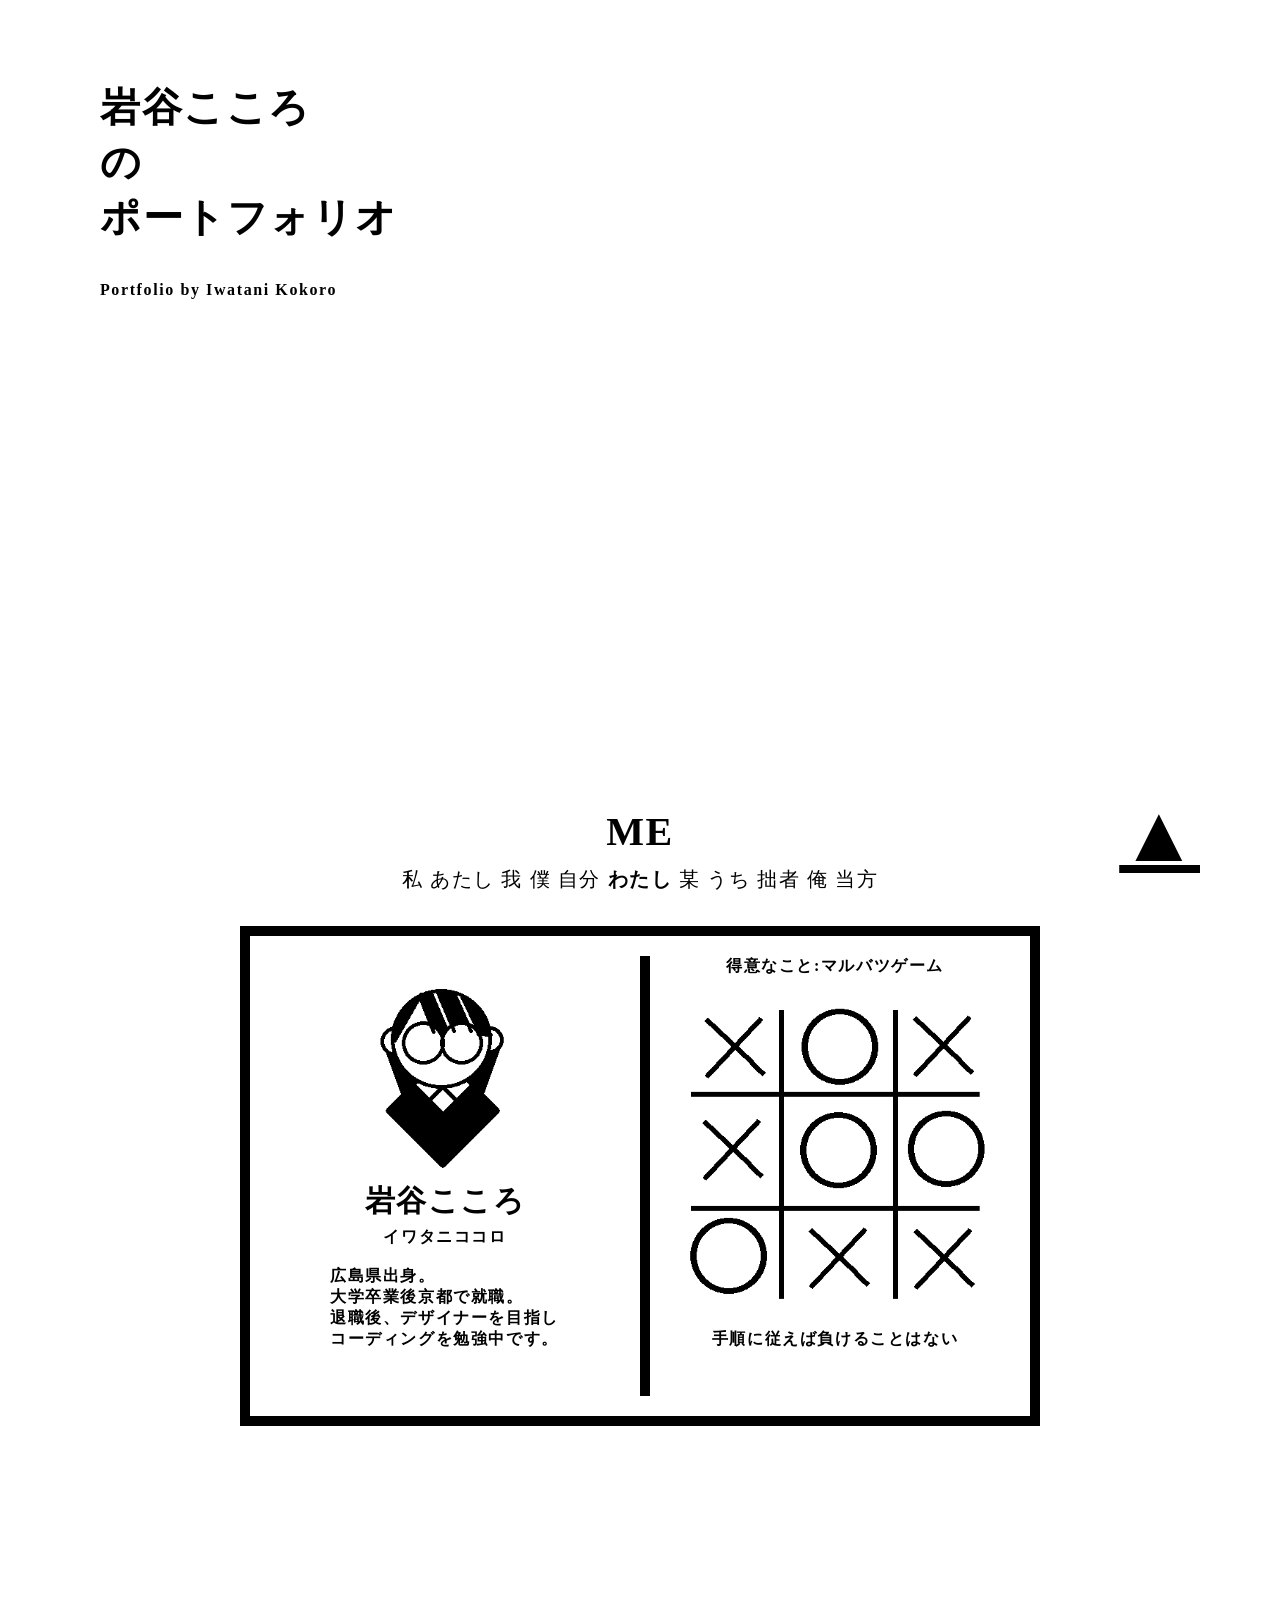
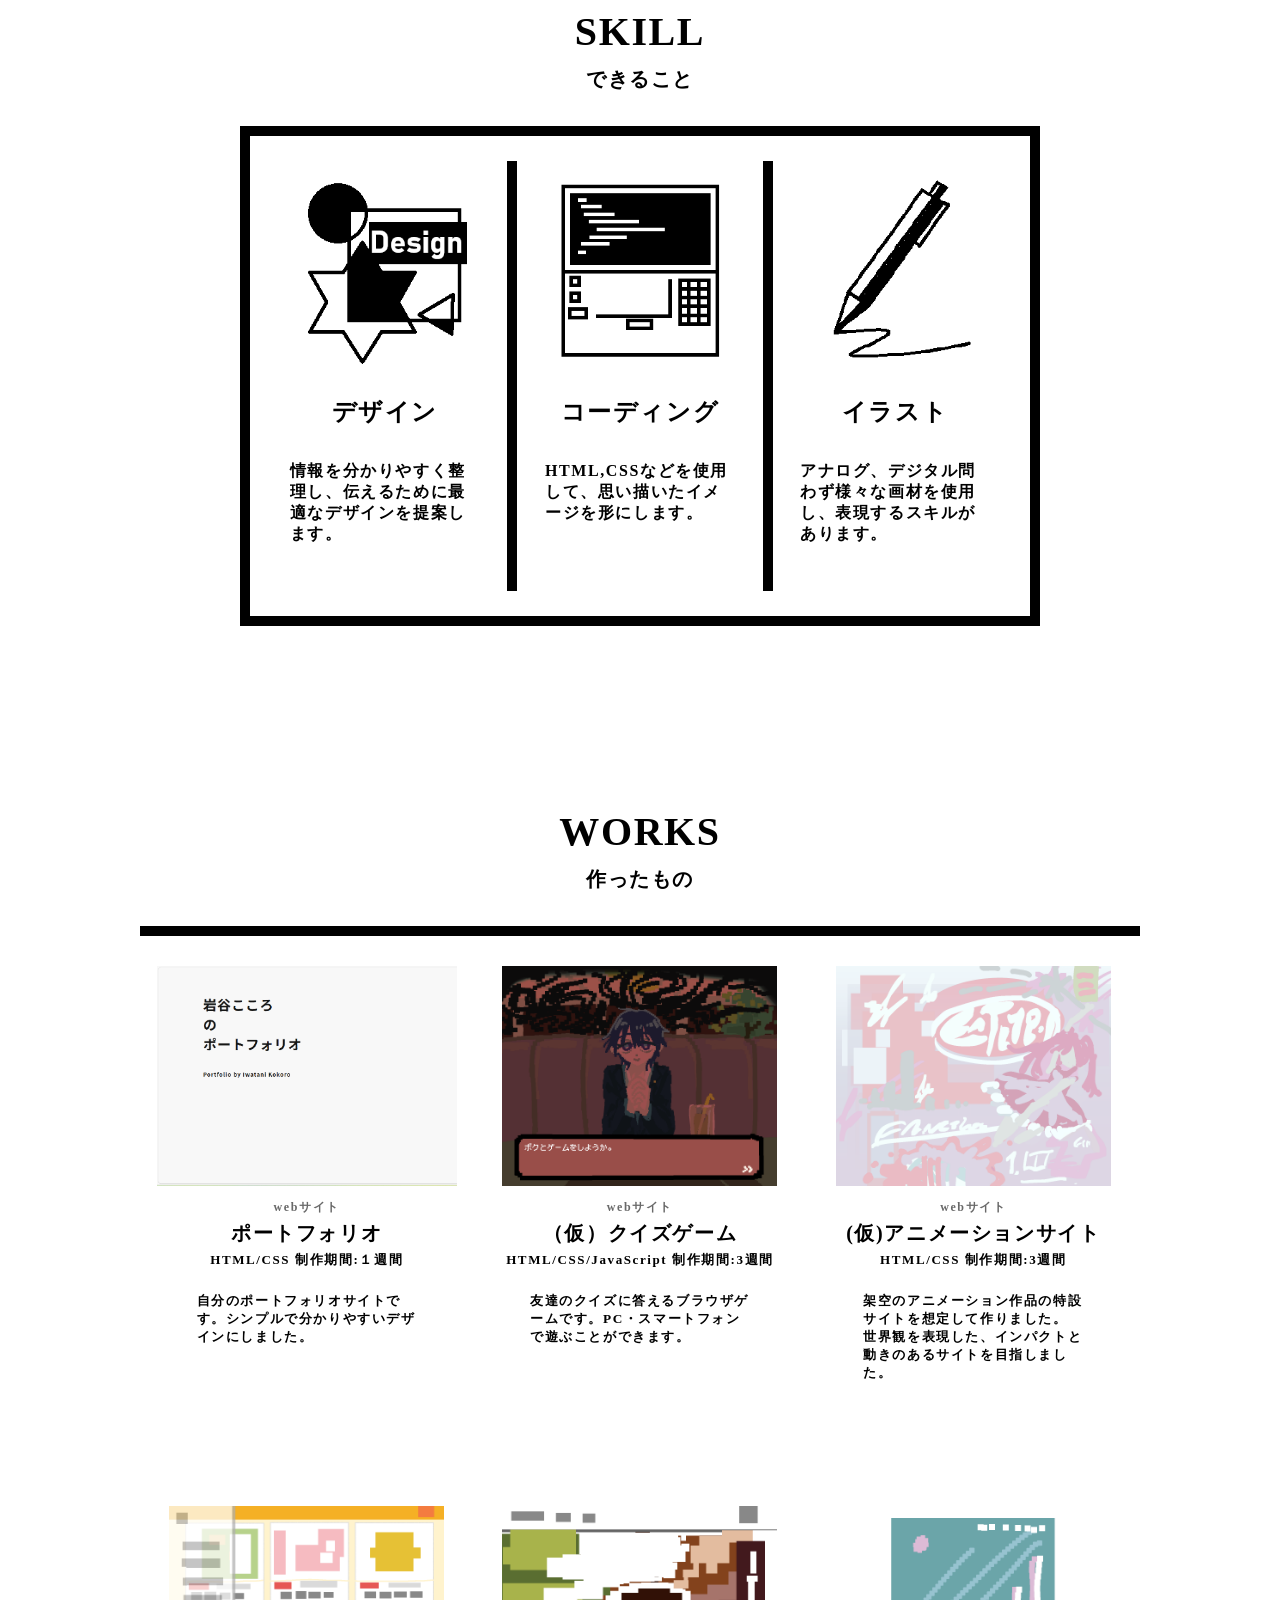
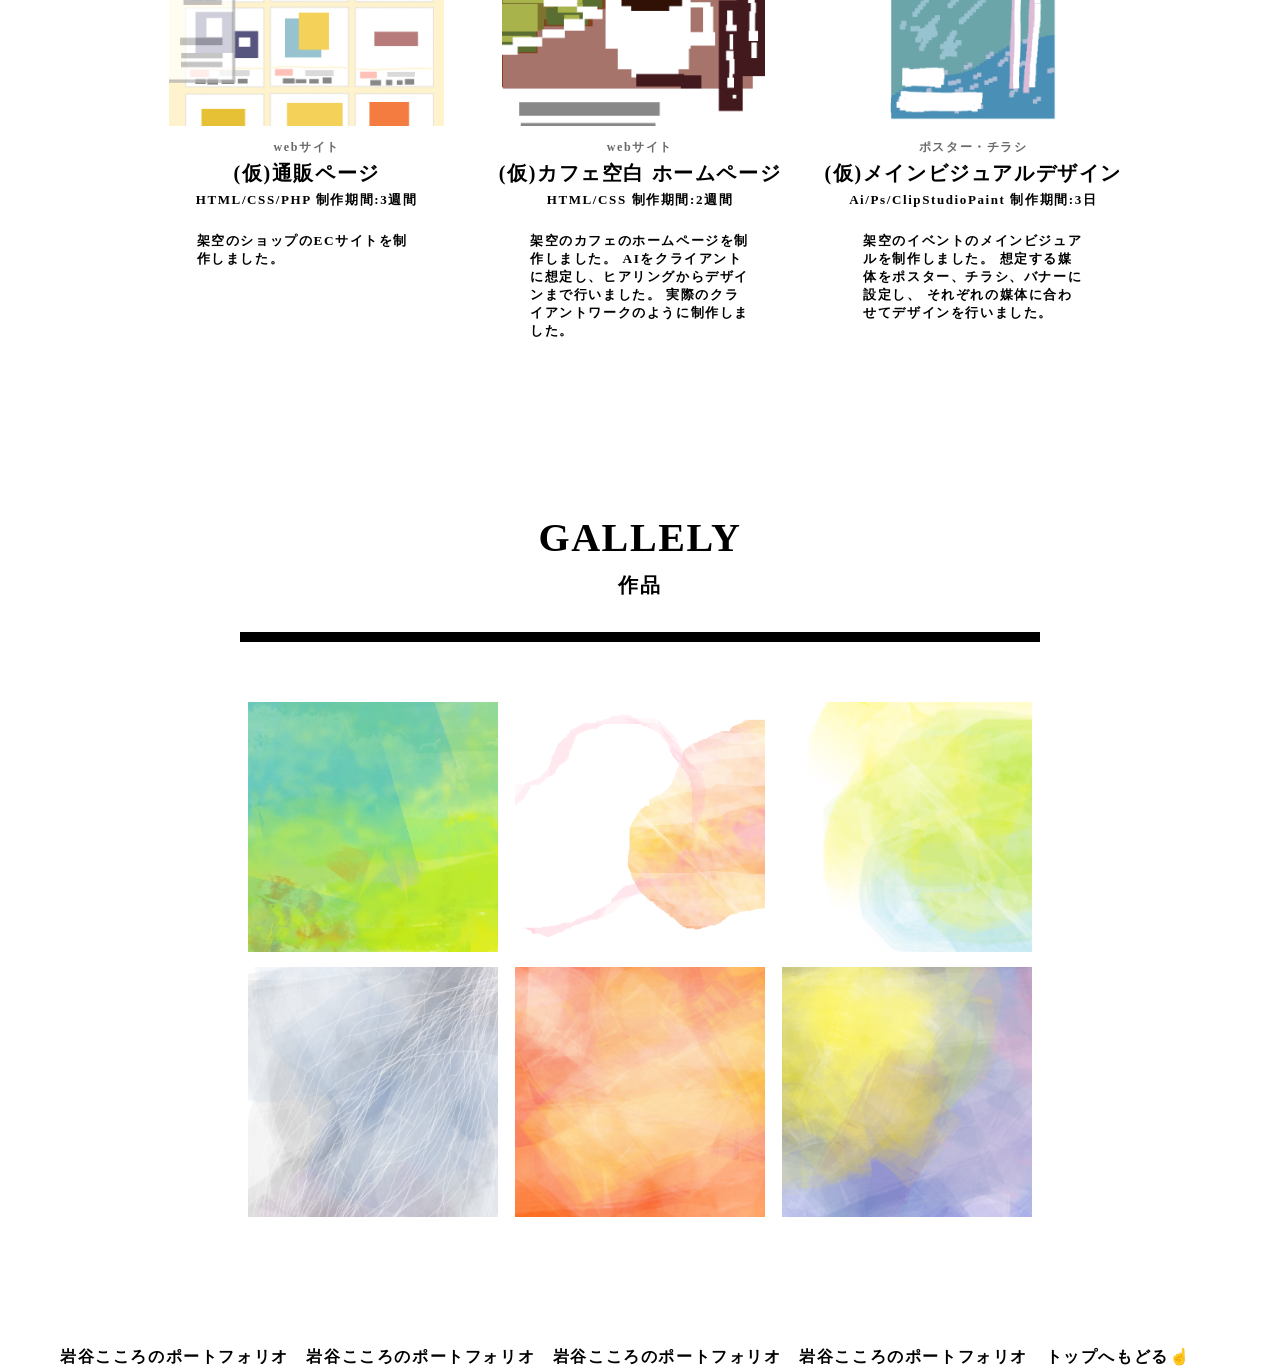
<file: 02_homepage/index.html>
<html>
	<head>
		<meta charset="UTF-8">
		<meta name="viewport" content="width=device-width, initial-scale=1.0">
		<meta name="robots" content="noindex">
        <meta name="viewport" contact="width=device-width, initial-scale=1.0">
		<link rel="stylesheet" href="style.css"> 
        <link rel="stylesheet" href="hover.css"> 

	</head>

	
    <body>
        <div class="page box">

            <div class="box1" style="position:relative;">
                <div style="position:absolute; width:1200px; top:80px; left:40px;">
                    
                    <div class="title">
                        岩谷こころ<br>
                        の<br>
                        ポートフォリオ
                    </div><br><br>
                    Portfolio by Iwatani Kokoro

                </div>
            </div>

            <div class="box2" style="height: 800px;">
				<p class="title">
                    ME
                </p>
				<p class="title2">
                    <span style="font-weight: 300;">
                        私 あたし 我 僕 自分 
                    </span>
                    <strong>
                        わたし
                    </strong>
                    <span style="font-weight: 300;">
                        某 うち 拙者 俺 当方
                    </span>
                </p>
                <div class="blank"></div>

                <div class="center">
					<div class="box3 border-left" style="position:relative;">
                        <img src="image/me.png" height="50%">
						<p class="title3">
                            岩谷こころ
                        </p>
                        <P>
                            イワタニココロ
                        </P>
                            
                        <div style="position:absolute; top:330px; left:0px; text-align: left; padding-left: 80px; padding-right: 80px;">
                            広島県出身。<br>
                            大学卒業後京都で就職。<br>
                            退職後、デザイナーを目指し<br>
                            コーディングを勉強中です。<br>
                        </div>
					</div>

					<div class="box3 border-right" style="position:relative;">
                        <div style="position:absolute; width:400px; height:440px; top:20px; left:0px; border-left: 10px solid #000;">
                        </div>
						<div>
                            得意なこと:マルバツゲーム
                            <img src="image/game.png" height="80%">
                            <br>
                            手順に従えば負けることはない
                        </div>
					</div>

					<div style="clear:both;"></div>

			    </div> 
		    </div>


            <div class="box2" style="height: 800px;">
				<p class="title">
                    SKILL
                </p>
				<p class="title2">
                    できること
                </p>
                <div class="blank"></div>

                <div class="box4">

                    <div style="width:1px; height:430px;">
                    </div>

			        <div class="box5" style="position:relative;">
                        <img src="image/icon_design.png" height="50%">
                        <h2>デザイン</h2> 
                            <div style="position:absolute;" class="box6">
                                情報を分かりやすく整理し、伝えるために最適なデザインを提案します。
                            </div>
                    </div>

			        <div style="width:10px; height:430px; background-color:#000000;">
                    </div>

			        <div class="box5" style="position:relative;">
                        <img src="image/icon_cording.png" height="50%">
                        <h2>コーディング</h2> 
                            <div style="position:absolute;" class="box6">
                                HTML,CSSなどを使用して、思い描いたイメージを形にします。
                            </div>
                    </div>

                    <div style="width:10px; height:430px; background-color:#000000;">
                    </div>

			        <div class="box5" style="position:relative;">
                        <img src="image/icon_drawing.png" height="50%">
                        <h2>イラスト</h2> 
                            <div style="position:absolute;" class="box6">
                                アナログ、デジタル問わず様々な画材を使用し、表現するスキルがあります。
                            </div>
                    </div>
                    
                    <div style="width:1px; height:430px;">
                    </div>

		        </div>
            </div>   


            <div class="box2">
				<p class="title">
                    WORKS
                </p>
				<p class="title2">
                    作ったもの
                </p>
                <div class="blank"></div>

                <div style=" width: 1000px; height:10px; background-color: #000000;">
                </div>
                <div class="blank"></div>

                <div class="box7">
                    <div class="box8">
                        <img class="hvr-grow" src="image/work01.png" height="100%">
                    </div>

                    <div class="box8">
                        <img class="hvr-grow" src="image/work02.png" height="100%">
                    </div>

                    <div class="box8">
                        <img class="hvr-grow" src="image/work03.png" height="100%">
                    </div>
                </div>

                <div class="blank2"></div>

                <div class="box7">
                    <div class="box8">
                        <p class="title5">webサイト</p>
                        <p class="title2">
                            ポートフォリオ
                        </p>
                        <p class="title4">
                            HTML/CSS 制作期間:１週間
                        </p>
                        <h5 style="padding-left: 40px; padding-right: 40px; text-align: left;">
                            自分のポートフォリオサイトです。シンプルで分かりやすいデザインにしました。
                        </h5>
                    </div>

                    <div class="box8">
                        <p class="title5">webサイト</p>
                        <p class="title2">
                            （仮）クイズゲーム
                        </p>
                        <p class="title4">
                            HTML/CSS/JavaScript 制作期間:3週間
                        </p>
                        <h5 style="padding-left: 40px; padding-right: 40px; text-align: left;">
                            友達のクイズに答えるブラウザゲームです。PC・スマートフォンで遊ぶことができます。
                        </h5>
                    </div>

                    <div class="box8">
                        <p class="title5">webサイト</p>
                        <p class="title2">
                            (仮)アニメーションサイト
                        </p>
                        <p class="title4">
                            HTML/CSS 制作期間:3週間
                        </p>
                        <h5 style="padding-left: 40px; padding-right: 40px; text-align: left;">
                            架空のアニメーション作品の特設サイトを想定して作りました。
                            世界観を表現した、インパクトと動きのあるサイトを目指しました。
                        </h5>
                    </div>
                </div>

                <div class="blank"></div>
                <div class="blank"></div>

                <div class="blank"></div>

                <div class="box7">
                    <div class="box8">
                        <img class="hvr-grow" src="image/work04.png" height="100%">
                    
                    </div>

                    <div class="box8">
                        <img class="hvr-grow" src="image/work05.png" height="100%">
                    </div>

                    <div class="box8">
                        <img class="hvr-grow" src="image/work06.png" height="100%">
                    </div>
                </div>

                <div class="blank2"></div>

                <div class="box7">
                    <div class="box8">
                        <p class="title5">webサイト</p>
                        <p class="title2">
                            (仮)通販ページ
                        </p>
                        <p class="title4">
                            HTML/CSS/PHP 制作期間:3週間
                        </p>
                        <h5 style="padding-left: 40px; padding-right: 40px; text-align: left;">
                            架空のショップのECサイトを制作しました。
                        </h5>
                    </div>

                    <div class="box8">
                        <p class="title5">webサイト</p>
                        <p class="title2">
                            (仮)カフェ空白 ホームページ
                        </p>
                        <p class="title4">
                            HTML/CSS 制作期間:2週間
                        </p>
                        <h5 style="padding-left: 40px; padding-right: 40px; text-align: left;">
                            架空のカフェのホームページを制作しました。
                            AIをクライアントに想定し、ヒアリングからデザインまで行いました。
                            実際のクライアントワークのように制作しました。
                        </h5>
                    </div>

                    <div class="box8">
                        <p class="title5">ポスター・チラシ</p>
                        <p class="title2">
                            (仮)メインビジュアルデザイン
                        </p>
                        <p class="title4">
                            Ai/Ps/ClipStudioPaint 制作期間:3日
                        </p>
                        <h5 style="padding-left: 40px; padding-right: 40px; text-align: left;">
                            架空のイベントのメインビジュアルを制作しました。
                            想定する媒体をポスター、チラシ、バナーに設定し、
                            それぞれの媒体に合わせてデザインを行いました。
                        </h5>
                    </div>
                </div>

            </div>

            <div class="blank"></div>
            <div class="blank"></div>
            <div class="blank"></div>
            <div class="blank"></div>
            <div class="blank"></div>

            <div class="box2">
				<p class="title">
                    GALLELY
                </p>
				<p class="title2">
                    作品
                </p>
                <div class="blank"></div>

                <div style=" width: 800px; height:10px; background-color: #000000;">
                </div>
                <div class="blank"></div>
                <div class="blank"></div>

                <div class="box9">
                    <div class="box10">
                        <img src="image/img01.png" height="100%">
                    </div>

                    <div class="box10">
                        <img src="image/img02.png" height="100%">
                    </div>

                    <div class="box10">
                        <img src="image/img03.png" height="100%">
                    </div>
                </div>
                <div class="blank3"></div>

                <div class="box9">
                    <div class="box10">
                        <img src="image/img04.png" height="150%">
                    </div>

                    <div class="box10">
                        <img src="image/img05.png" height="100%">
                    </div>

                    <div class="box10">
                        <img src="image/img06.png" height="100%">
                    </div>
                </div>
                <div class="blank"></div>
            </div>



            <div style="width: 100%; height: 100px; background-color: #ffffff;">
            </div>
            <div style="width: 100%; background-color: #ffffff;">
                岩谷こころのポートフォリオ　岩谷こころのポートフォリオ　岩谷こころのポートフォリオ　岩谷こころのポートフォリオ　トップへもどる☝
            </div>

        </div>





        <a href="#" id="return-to-top">▲</a>
    </body>



</html>
</file>
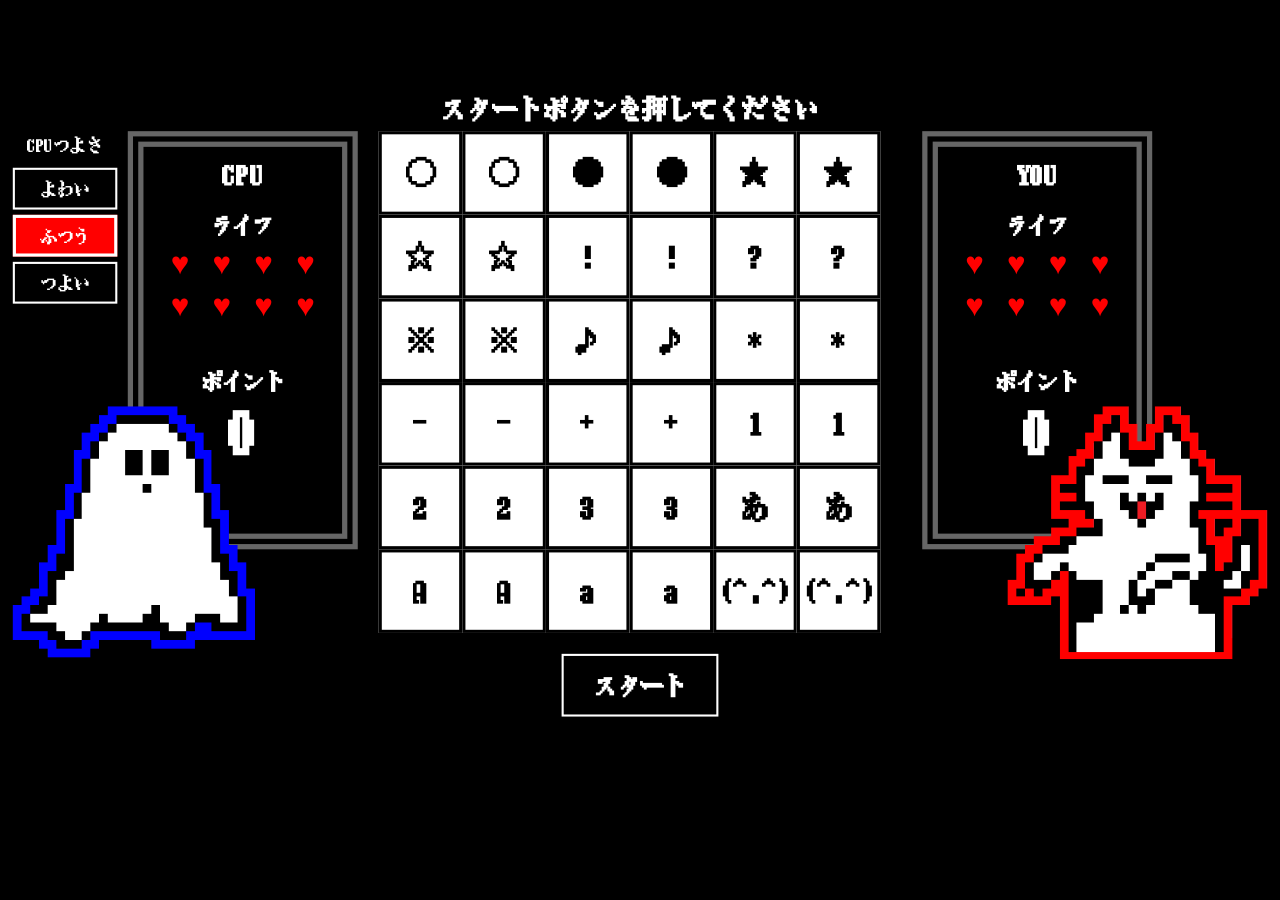
<file: 03_game/index.html>
<!DOCTYPE html>
<html lang="ja">
    <head>
        <meta charset="UTF-8">
        <meta name="viewport"
        content="width=device-width, initial-scale=1.0">
        <meta name="robots" content="noindex">
        
        <title>対戦♡神経衰弱</title>
        
        <style>
        * {
            box-sizing: border-box;
        }

        @font-face {
            font-family: 'dot';
            src: url('font/KH-Dot-Dougenzaka-12.ttf');
            font-weight: 400;
        }
        
        body {
            margin: 0;
            padding: 0;
            overflow: hidden;
            font-family: 'dot', sans-serif;
            background-color: #000000;
        }
        
        .screen {
            width: 100vw;
            height: 100vh;
            height: 100dvh;
            display: flex;
            justify-content: center;
            align-items: center;
            overflow: hidden;
        }
        
        .base {
            width: 1200px;
            min-height: 700px;
            position: relative;
            flex-shrink: 0;
            transform-origin: center center;
        }
        
        /* 全体の配置 */
        .gameArea {
        width: 1200px;
            display: flex;
            justify-content: center;
            align-items: flex-start;
            gap: 20px;
        }
        
        /* プレイヤー画面 */
        .player {
            width: 220px;
            height: 400px;
            margin-top: 45px;
            border: 10px double #666666;
            border-width: 15px;
            background-color: #000000;
            color: #ffffff;
            padding: 15px;
            text-align: center;
            transition: background-color 0.3s;
        }
        
        .player.active {
            border-color: #ffffff;
            background-color: #000000;
        }
        
        .playerName {
            font-size: 25px;
            font-weight: bold;
            margin-bottom: 25px;
        }
        
        .player.active .playerName {
            color: #ffffff;
        }
        
        /* ライフ */
        .lifeTitle {
            font-size: 20px;
            font-weight: bold;
            margin-bottom: 10px;
        }
        
        .lifeArea {
            min-height: 90px;
            display: flex;
            flex-wrap: wrap;
            justify-content: center;
            align-content: flex-start;
            gap: 5px;
            margin-bottom: 30px;
        }
        
        .heart {
            width: 35px;
            height: 35px;
            font-size: 30px;
            color: #ff0000;
        }
        
        .heart.lost {
            color: #cccccc;
        }
        
        /* ポイント */
        .pointTitle {
            font-size: 20px;
            font-weight: bold;
            margin-bottom: 10px;
        }
        
        .point {
            font-size: 55px;
            font-weight: bold;
            color: #ffffff;
        }
        
        /* 中央のゲーム画面 */
        .centerArea {
            width: 500px;
            text-align: center;
        }
        
        /* 現在のプレイヤー */
        .turnMessage {
            width: 480px;
            height: 45px;
            font-size: 24px;
            font-weight: bold;
            display: flex;
            justify-content: center;
            align-items: center;
            margin-bottom: 0px;
            color: #ffffff;
        }
        
        /* ゲームのマス */
        #gameBoard {
            width: 480px;
            height: 480px;
            display: grid;
            grid-template-columns: repeat(6, 80px);
            grid-template-rows: repeat(6, 80px);
        }
    
        .box3 {
            width: 80px;
            height: 80px;
            border: 3px solid #000000;
            display: flex;
            justify-content: center;
            align-items: center;
            font-size: 28px;
            font-weight: bold;
            cursor: pointer;
            background-color: #ffffff;
            transition: background-color 0.2s;
        }
        
        .box3.started {
            background-color: #666666;
            color: #666666;
        }
        
        .box3.selected {
            background-color: #ffffff;
            color: #000000;
        }
        
        .box3.corrected {
            background-color: #ffffff;
            color: #000000;
            cursor: default;
        }
        
        .box3.falsed {
            background-color: #ff7171;
            color: #000000;
        }
        
        /* 自分が取得したマス */
        .box3.matched.myMatched {
            background-color: #ff0000;
            color: #000000;
            cursor: default;
        }
        
        /* CPUが取得したマス */
        .box3.matched.cpuMatched {
            background-color: #0000ff;
            color: #000000;
            cursor: default;
        }
        
        /* スタートボタン */
        .startbutton {
            width: 150px;
            height: 60px;
            margin: 20px auto 0;
            border: 2px solid #ffffff;
            cursor: pointer;
            font-size: 22px;
            font-weight: bold;
            color: #ffffff;
            display: flex;
            justify-content: center;
            align-items: center;
        }
        
        .startbutton:hover {
            background-color: #ff0000;
        }
        
        /* ゲーム状況 */
        .gameMessage {
            width: 480px;
            min-height: 35px;
            margin-top: 10px;
            font-size: 18px;
            font-weight: bold;
        }
        
        /* ゲーム終了表示 */
        .resultOverlay {
            width: 480px;
            height: 480px;
            position: absolute;
            top: 55px;
            left: 360px;
            z-index: 20;
            background-color: rgba(0, 0, 0, 0.85);
            color: white;
            display: none;
            flex-direction: column;
            justify-content: center;
            align-items: center;
            text-align: center;
            font-size: 35px;
            font-weight: bold;
            border-radius: 10px;
        }
        
        .resultText {
            font-size: 25px;
            margin-top: 20px;
        }
        
        /* CPUの思考表示 */
        .cpuThinking {
            font-size: 18px;
            color: #ffffff;
            min-height: 30px;
        }

        /* キャラクター画像 */
        .chara1{
            width: 200px;
            height: 250px;
            position: absolute;
            top: 300px;
            left: 0px;
        }

        .chara2{
            width: 200px;
            height: 250px;
            position: absolute;
            top: 300px;
            left: 950px;
        }

        /* 難易度選択画面 */
        .level {
            width: 100px;
            height: 60px;
            color: #ffffff;
            position: absolute;
            top: 50px;
            left: 0px;
            text-align: center;
        }
        
        .easy, .normal, .hard {
            width: 100px;
            height: 40px;
            color: #ffffff;
            border: 2px solid #ffffff;
            position: absolute;
            left: 0px;
            display: flex;
            align-items: center;
            justify-content: center;
            cursor: pointer;
        }
        
        .easy {
            top: 80px;
        }
        
        .normal {
            top: 125px;
        }
        
        .hard {
            top: 170px;
        }
        
        /* マウスを乗せたとき */
        .easy:hover,
        .normal:hover,
        .hard:hover {
            background-color: #666666;
        }
        
        /* 選択中の難易度 */
        .easy.selected,
        .normal.selected,
        .hard.selected {
            background-color: #ff0000;
            color: #ffffff;
            border: 3px solid #ffffff;
        }

        #rotateMessage {
            display: none;
        }

        @media screen and (max-width: 900px)
        and (orientation: portrait) {

            #rotateMessage {
                position: fixed;
                inset: 0;
                z-index: 9999;
                background: #000000;
                color: #ffffff;
                display: flex;
                justify-content: center;
                align-items: center;
                text-align: center;
                font-size: 24px;
            }
        
        }
        
        /* =================================
           スマートフォン横画面対応
        ================================= */

        /* スマートフォン */
        @media screen and (max-width: 900px) {

            html, body {
            width: 100%;
            height: 100%;
            margin: 0;
            padding: 0;
            overflow: hidden;
            background-color: #000000;
            }
        
            .screen {
                width: 100vw;
                height: 100dvh;
                display: flex;
                justify-content: center;
                align-items: center;
                overflow: hidden;
            }
        
            .base {
                width: 1200px;
                min-height: 700px;
                transform-origin: center center;
                transform: scale(var(--game-scale, 1));
            }
        
            .gameArea {
                width: 1200px;
                display: flex;
                justify-content: center;
                align-items: flex-start;
                gap: 20px;
            }
        
            .player {
                flex-shrink: 0;
            }
        
            .centerArea {
                flex-shrink: 0;
            }
        
            #gameBoard {
                touch-action: manipulation;
            }
        
            .box3 {
                cursor: pointer;
                touch-action: manipulation;
            }
        
            .startbutton,
            .easy,
            .normal,
            .hard {
                touch-action: manipulation;
            }
        
        }
                
        </style>
    </head>
            
    <body>        
        <div class="screen">
            <div class="base">
        
                <div class="gameArea">
        
                    <!-- 左側：CPU -->
                    <div class="player" id="cpuPanel">
        
                        <div class="playerName">CPU</div>
        
                        <div class="lifeTitle">ライフ</div>
        
                        <div class="lifeArea" id="cpuLife"></div>
        
                        <div class="pointTitle">ポイント</div>
        
                        <div class="point" id="cpuPoint">0</div>
        
                        <div class="cpuThinking" id="cpuThinking"></div>

                        <div class ="chara1"><img src="image2/ghost_b_2.png" height="100%"></div>
                        <div class ="chara2"><img src="image2/cat_r_2.png" height="100%"></div>

                        <div class ="level">CPUつよさ</div>
                        <div class ="easy" onclick="setDifficulty('easy')">よわい</div>
                        <div class ="normal" onclick="setDifficulty('normal')">ふつう</div>
                        <div class ="hard" onclick="setDifficulty('hard')">つよい</div>
                    </div>
                    
        
        
                    <!-- 中央：ゲーム画面 -->
                    <div class="centerArea">
        
                        <div class="turnMessage" id="turnMessage">
                            スタートボタンを押してください
                        </div>
    
                        <div id="gameBoard"></div>
    
                        <div class="startbutton"
                            id="startbutton"
                            onclick="startGame()">
                            スタート
                        </div>
    
                        <div class="gameMessage" id="gameMessage"></div>
    
                    </div>
    
    
                    <!-- 右側：自分 -->
                    <div class="player" id="myPanel">
    
                        <div class="playerName">YOU</div>
    
                        <div class="lifeTitle">ライフ</div>
    
                        <div class="lifeArea" id="myLife"></div>
    
                        <div class="pointTitle">ポイント</div>
    
                        <div class="point" id="myPoint">0</div>
    
                    </div>
    
                </div>
    
    
                <!-- ゲーム終了画面 -->
                <div class="resultOverlay" id="resultOverlay">
    
                    <div id="resultTitle"></div>
    
                    <div class="resultText" id="resultText"></div>
    
                </div>
    
            </div>
        </div>
    
    
        <script>
        
            // ========================================
            // ゲームの基本設定
            // ========================================
            
            // ライフ
            var maxLife = 8;
            var cpuLifeCount = 8;
            var myLifeCount = 8;
            
            // ポイント
            var cpuPoint = 0;
            var myPoint = 0;
            
            // ゲーム状態
            var gameActive = false;
            
            // 現在のプレイヤー
            // "my" = 自分
            // "cpu" = CPU
            var currentTurn = "my";
            
            // 選択されたカード
            var selectedBoxes = [];
            
            // カード比較中かどうか
            var checking = false;
            
            // 残りのカード数
            var remainingBoxes = 36;
        
            // CPUのタイマー
            var cpuTimerID;
            
            // CPUが記憶しているカード
            var cpuMemory = {};
        
        
            // CPUの難易度
            var cpuDifficulty = "normal";
        
            // 難易度を選択する関数
            function setDifficulty(level) {
        
                cpuDifficulty = level;
        
                // すべての選択状態を解除
                document.querySelector(".easy").classList.remove("selected");
                document.querySelector(".normal").classList.remove("selected");
                document.querySelector(".hard").classList.remove("selected");
        
                // 選択した難易度を赤くする
                if (level === "easy") {
                    document.querySelector(".easy").classList.add("selected");
                }
        
                else if (level === "normal") {
                    document.querySelector(".normal").classList.add("selected");
                }
        
                else if (level === "hard") {
                    document.querySelector(".hard").classList.add("selected");
                }
            }
        
            // 最初は「ふつう」を選択
            setDifficulty("normal");
        
        
            // ========================================
            // 記号の設定（18組）
            // ========================================
            
            var marks = [
                "○","○",
                "●","●",
                "★","★",
                "☆","☆",
                "!","!",
                "?","?",
                "※","※",
                "♪","♪",
                "*","*",
                "-","-",
                "+","+",
                "1","1",
                "2","2",
                "3","3",
                "あ","あ",
                "A","A",
                "a","a",
                "(^.^)","(^.^)"
            ];
            
            
            // ========================================
            // カードを作成する
            // ========================================
            
            function createBoxes() {
            
                var board = document.getElementById("gameBoard");
            
                board.innerHTML = "";
            
                for (var id = 0; id < 36; id++) {
            
                    var box = document.createElement("div");
            
                    box.className = "box3";
                    box.id = "no" + (id + 1);
            
                    box.textContent = marks[id];
            
                    box.onclick = function() {
                        changeColor(this);
                    };
            
                    board.appendChild(box);
                }
            }
            
            
            // ========================================
            // カードをシャッフルする
            // ========================================
            
            function resetImg() {
            
                var box = [];
            
                for (var id = 0; id < 36; id++) {
            
                    box[id] = document.getElementById(
                        "no" + (id + 1)
                    ).textContent;
            
                }
            
                // Fisher-Yatesシャッフル
                for (var i = box.length - 1; i > 0; i--) {
            
                    var j = Math.floor(Math.random() * (i + 1));
            
                    var temp = box[i];
            
                    box[i] = box[j];
                    box[j] = temp;
            
                }
            
                // シャッフルした記号を配置
                for (var id = 0; id < 36; id++) {
            
                    document.getElementById(
                        "no" + (id + 1)
                    ).textContent = box[id];
            
                }
            }
            
            
            // ========================================
            // ライフを表示する
            // ========================================
            
            function displayLife() {
            
                displayOneLife(
                    "cpuLife",
                    cpuLifeCount
                );
            
                displayOneLife(
                    "myLife",
                    myLifeCount
                );
            
            }
            
            
            // ライフを個別に表示
            function displayOneLife(areaID, count) {
            
                var area = document.getElementById(areaID);
            
                area.innerHTML = "";
            
                for (var i = 0; i < maxLife; i++) {
            
                    var heart = document.createElement("div");
            
                    heart.className = "heart";
            
                    if (i < count) {
            
                        heart.textContent = "♥";
            
                    } else {
            
                        heart.textContent = "♡";
                        heart.classList.add("lost");
            
                    }
            
                    area.appendChild(heart);
            
                }
            
            }
            
            
            // ========================================
            // ポイントを表示する
            // ========================================
            
            function displayPoint() {
            
                document.getElementById("cpuPoint").textContent =
                    cpuPoint;
            
                document.getElementById("myPoint").textContent =
                    myPoint;
            
            }
            
            
            // ========================================
            // 現在のターンを表示する
            // ========================================
            
            function displayTurn() {
            
                var message = document.getElementById("turnMessage");
            
                var cpuPanel = document.getElementById("cpuPanel");
            
                var myPanel = document.getElementById("myPanel");
            
                cpuPanel.classList.remove("active");
                myPanel.classList.remove("active");
            
                if (currentTurn === "my") {
            
                    message.textContent = "あなたのターン";
            
                    myPanel.classList.add("active");
            
                    document.getElementById("cpuThinking").textContent = "";
            
                } else {
            
                    message.textContent = "CPUのターン";
            
                    cpuPanel.classList.add("active");
            
                }
            
            }
            
            
            // ========================================
            // ゲーム開始・リセット
            // ========================================
            
            function startGame() {
            
                // CPUの処理を停止
                clearTimeout(cpuTimerID);
            
                // ゲームを停止
                gameActive = false;
            
                // カードを再作成
                createBoxes();
            
                // カードをシャッフル
                resetImg();
            
                // ライフをリセット
                cpuLifeCount = maxLife;
                myLifeCount = maxLife;
            
                // ポイントをリセット
                cpuPoint = 0;
                myPoint = 0;
            
                // 選択状態をリセット
                selectedBoxes = [];
            
                checking = false;
            
                // カード数をリセット
                remainingBoxes = 36;
            
                // CPUの記憶をリセット
                cpuMemory = {};
            
                // 最初は自分のターン
                currentTurn = "my";
            
                // すべてのカードを裏向きにする
                for (var id = 0; id < 36; id++) {
            
                    var box = document.getElementById(
                        "no" + (id + 1)
                    );
            
                    box.classList.remove("selected");
                    box.classList.remove("corrected");
                    box.classList.remove("falsed");
                    box.classList.remove("matched");
            
                    box.classList.add("started");
            
                }
            
                // 表示を更新
                displayLife();
            
                displayPoint();
            
                displayTurn();
            
                // メッセージをリセット
                document.getElementById("gameMessage").textContent = "";
            
                document.getElementById("resultOverlay").style.display = "none";
            
                document.getElementById("cpuThinking").textContent = "";
            
                // ゲーム開始
                gameActive = true;
            
            }
            
            
            // ========================================
            // CPUのターン開始
            // ========================================
            
            function startCPUTurn() {
            
                if (!gameActive) {
                    return;
                }
            
                if (currentTurn !== "cpu") {
                    return;
                }
            
                if (checking) {
                    return;
                }
            
                document.getElementById("cpuThinking").textContent =
                    "...考え中...";
            
                // 少し待ってからカードを選ぶ
                cpuTimerID = setTimeout(function() {
            
                    if (!gameActive) {
                        return;
                    }
            
                    cpuSelectBoxes();
            
                }, 1000);
            
            }
            
            
            
            
            // ========================================
            // カードを表向きにする
            // ========================================
            
            function revealBox(box) {
            
                if (!box || !box.classList.contains("started")) {
                    return;
                }
            
                box.classList.remove("started");
                box.classList.add("selected");
            
                // CPUの記憶にカードを登録
                rememberBox(box);
            
                selectedBoxes.push(box);
            
            }
            
            
            // ========================================
            // CPUのカード記憶
            // ========================================
            
            function rememberBox(box) {
            
                var mark = box.textContent;
            
                var id = box.id;
            
                if (!cpuMemory[mark]) {
            
                    cpuMemory[mark] = [];
            
                }
            
                // 同じカードを重複登録しない
                if (!cpuMemory[mark].includes(id)) {
            
                    cpuMemory[mark].push(id);
            
                }
            
            }
            
            
            // ========================================
            // CPUが記憶しているペアを探す
            // ========================================
            
            function findCPUPair() {
            
                for (var mark in cpuMemory) {
            
                    var list = cpuMemory[mark];
            
                    var available = [];
            
                    for (var i = 0; i < list.length; i++) {
            
                        var box = document.getElementById(list[i]);
            
                        if (
                            box &&
                            box.classList.contains("started")
                        ) {
            
                            available.push(box);
            
                        }
            
                    }
            
                    if (available.length >= 2) {
            
                        return available.slice(0, 2);
            
                    }
            
                }
            
                return null;
            
            }
            
            
            // ========================================
            // CPUのカード選択を変更
            // ========================================
            
            function cpuSelectBoxes() {
            
                if (!gameActive || currentTurn !== "cpu") {
                    return;
                }
            
                var availableBoxes = [];
            
                for (var id = 0; id < 36; id++) {
            
                    var box = document.getElementById(
                        "no" + (id + 1)
                    );
            
                    if (box.classList.contains("started")) {
            
                        availableBoxes.push(box);
            
                    }
            
                }
            
                if (availableBoxes.length < 2) {
                    return;
                }
            
                // 難易度によって記憶したペアを使う確率を変更
                var memoryRate = 0;
                
                if (cpuDifficulty === "easy") {
                    memoryRate = 0;
                }
                
                if (cpuDifficulty === "normal") {
                    memoryRate = 0.5;
                }
                
                if (cpuDifficulty === "hard") {
                    memoryRate = 1;
                }
                
                // 記憶を利用するか判定
                var rememberedPair = null;
                
                if (Math.random() < memoryRate) {
                    rememberedPair = findCPUPair();
                }
        
                var firstBox;
        
                var secondBox;
            
                if (rememberedPair) {
            
                    firstBox = rememberedPair[0];
            
                    secondBox = rememberedPair[1];
            
                } else {
            
                    // 記憶にペアがなければランダム選択
                    firstBox = availableBoxes[
                        Math.floor(Math.random() * availableBoxes.length)
                    ];
            
                    var secondBoxes = availableBoxes.filter(function(box) {
            
                        return box !== firstBox;
            
                    });
            
                    secondBox = secondBoxes[
                        Math.floor(Math.random() * secondBoxes.length)
                    ];
            
                }
            
                // 1枚目を表示
                revealBox(firstBox);
            
                // 2枚目を表示
                cpuTimerID = setTimeout(function() {
            
                    if (!gameActive || currentTurn !== "cpu") {
                        return;
                    }
            
                    revealBox(secondBox);
            
                    checkPair();
            
                }, 800);
            
            }
            
            
            // ========================================
            // 自分がカードをクリックしたとき
            // ========================================
            
            function changeColor(box) {
            
                if (!gameActive) {
                    return;
                }
            
                // 自分のターン以外は操作できない
                if (currentTurn !== "my") {
                    return;
                }
            
                if (checking) {
                    return;
                }
            
                if (!box.classList.contains("started")) {
                    return;
                }
            
                revealBox(box);
            
                // 2枚選択されたら比較
                if (selectedBoxes.length === 2) {
            
                    checkPair();
            
                }
            
            }
            
            
            // ========================================
            // 2枚のカードを比較する
            // ========================================
            
            function checkPair() {
            
                if (selectedBoxes.length !== 2) {
                    return;
                }
            
                checking = true;
            
                var box1 = selectedBoxes[0];
            
                var box2 = selectedBoxes[1];
            
                var mark1 = box1.textContent;
            
                var mark2 = box2.textContent;
            
                var player = currentTurn;
            
                if (mark1 === mark2) {
            
                    // --------------------------------
                    // 正解
                    // --------------------------------
            
                    box1.classList.remove("selected");
            box2.classList.remove("selected");
            
            box1.classList.add("matched");
            box2.classList.add("matched");
            
            // 取得したプレイヤーによって色を変更
            if (player === "my") {
            
                box1.classList.add("myMatched");
                box2.classList.add("myMatched");
            
            } else {
            
                box1.classList.add("cpuMatched");
                box2.classList.add("cpuMatched");
            
            }
            
                    
            // ポイントを1加算
            if (player === "my") {
            
                myPoint++;
            
                // 自分のライフを1回復
                if (myLifeCount < maxLife) {
                    myLifeCount++;
                }
            
            } else {
            
                cpuPoint++;
            
                // CPUのライフを1回復
                if (cpuLifeCount < maxLife) {
                    cpuLifeCount++;
                }
            
            }
            
            // ライフ表示を更新
            displayLife();
            
            
                    // 残りカード数を2減らす
                    remainingBoxes -= 2;
            
                    // 表示を更新
                    displayPoint();
            
                    document.getElementById("gameMessage").textContent =
                        player === "my"
                        ? "正解！もう一度挑戦できます"
                        : "CPUが正解！連続で挑戦します";
            
                    selectedBoxes = [];
            
                    checking = false;
            
                    // 全カード終了
                    if (remainingBoxes === 0) {
            
                        endGame();
            
                        return;
            
                    }
            
                    // 正解したプレイヤーが続ける
                    if (player === "cpu") {
            
                        cpuTimerID = setTimeout(function() {
            
                            startCPUTurn();
            
                        }, 1000);
            
                    }
            
                } else {
            
                    // --------------------------------
                    // 不正解
                    // --------------------------------
            
                    box1.classList.remove("selected");
                    box2.classList.remove("selected");
            
                    box1.classList.add("falsed");
                    box2.classList.add("falsed");
            
                    document.getElementById("gameMessage").textContent =
                        player === "my"
                        ? "不正解！CPUに交代します"
                        : "CPUは不正解！あなたのターンです";
            
                    // 1秒後にカードを裏向きに戻す
                    setTimeout(function() {
            
                        if (!gameActive) {
                            return;
                        }
            
                        box1.classList.remove("falsed");
                        box2.classList.remove("falsed");
            
                        box1.classList.add("started");
                        box2.classList.add("started");
            
                        selectedBoxes = [];
            
                        checking = false;
            
                        
                        // ライフを減らす
                        if (player === "my") {
            
                            if (myLifeCount > 0) {
                                myLifeCount--;
                            }
            
                        } else {
            
                            if (cpuLifeCount > 0) {
                                cpuLifeCount--;
                            }
            
                        }
            
                        displayLife();
            
            
                        // ライフが0になったらゲーム終了
                        if (myLifeCount <= 0 || cpuLifeCount <= 0) {
            
                            gameActive = false;
            
                            clearTimeout(cpuTimerID);
            
                            selectedBoxes = [];
            
                            checking = false;
            
                            // 勝敗判定
                            // ゲーム終了画面も表示
                            endGame();
            
                            return;
            
                        }
            
            
                        // ターン交代
                        if (player === "my") {
            
                            currentTurn = "cpu";
            
                        } else {
            
                            currentTurn = "my";
            
                        }
            
                        displayTurn();
            
                        // CPUのターンならCPUを開始
                        if (currentTurn === "cpu") {
            
                            startCPUTurn();
            
                        }
            
                    }, 1000);
            
                }
            
            }
            
            
            // ========================================
            // ゲーム終了
            // ========================================
            
            function endGame() {
            
                gameActive = false;
            
                checking = false;
            
                clearTimeout(cpuTimerID);
            
                selectedBoxes = [];
            
                // 全カードを表示
                for (var id = 0; id < 36; id++) {
            
                    var box = document.getElementById(
                        "no" + (id + 1)
                    );
            
                    box.classList.remove("started");
                    box.classList.remove("selected");
                    box.classList.remove("falsed");
            
                    box.classList.add("matched");
            
                }
            
                // 勝敗判定
                var title = "";
            
                if (myPoint > cpuPoint) {
            
                    title = "あなたの勝ち！";
            
                } else if (myPoint < cpuPoint) {
            
                    title = "CPUの勝ち！";
            
                } else {
            
                    title = "引き分け！";
            
                }
            
                // 結果を表示
                document.getElementById("resultTitle").textContent =
                    title;
            
                document.getElementById("resultText").innerHTML =
                    "YOU：" + myPoint + "ポイント<br>" +
                    "CPU：" + cpuPoint + "ポイント";
            
                document.getElementById("resultOverlay").style.display =
                    "flex";
            
                document.getElementById("turnMessage").textContent =
                    "ゲーム終了";
            
                document.getElementById("gameMessage").textContent =
                    "対戦終了！お疲れさまでした";
            
                document.getElementById("cpuThinking").textContent = "";
            
                document.getElementById("cpuPanel").classList.remove("active");
            
                document.getElementById("myPanel").classList.remove("active");
            
            }
            
            
            // ========================================
            // 初期表示
            // ========================================
            
            createBoxes();
            
            displayLife();
            
            displayPoint();
        
        </script>
        
        <script>
            function resizeGame() {
        
                var base = document.querySelector(".base");
        
                var scaleX = window.innerWidth / 1200;
                var scaleY = window.innerHeight / 700;
        
                // 画面全体に収まる倍率を計算
                var scale = Math.min(scaleX, scaleY);
        
                // 少し余白を確保
                scale = scale * 0.98;

                base.style.transform = "scale(" + scale + ")";
            }

            // 初期表示
            window.addEventListener("load", resizeGame);
        
            // 画面サイズ変更時
            window.addEventListener("resize", resizeGame);
        
            // 画面回転時
            window.addEventListener("orientationchange", function() {
            setTimeout(resizeGame, 200);
            });
        
        </script>
        <div id="rotateMessage">
            <div>
                <p>📱</p>
                <p>スマートフォンを</p>
                <p>横向きにしてください</p>
            </div>
        </div>
    </body>
</html>
</file>
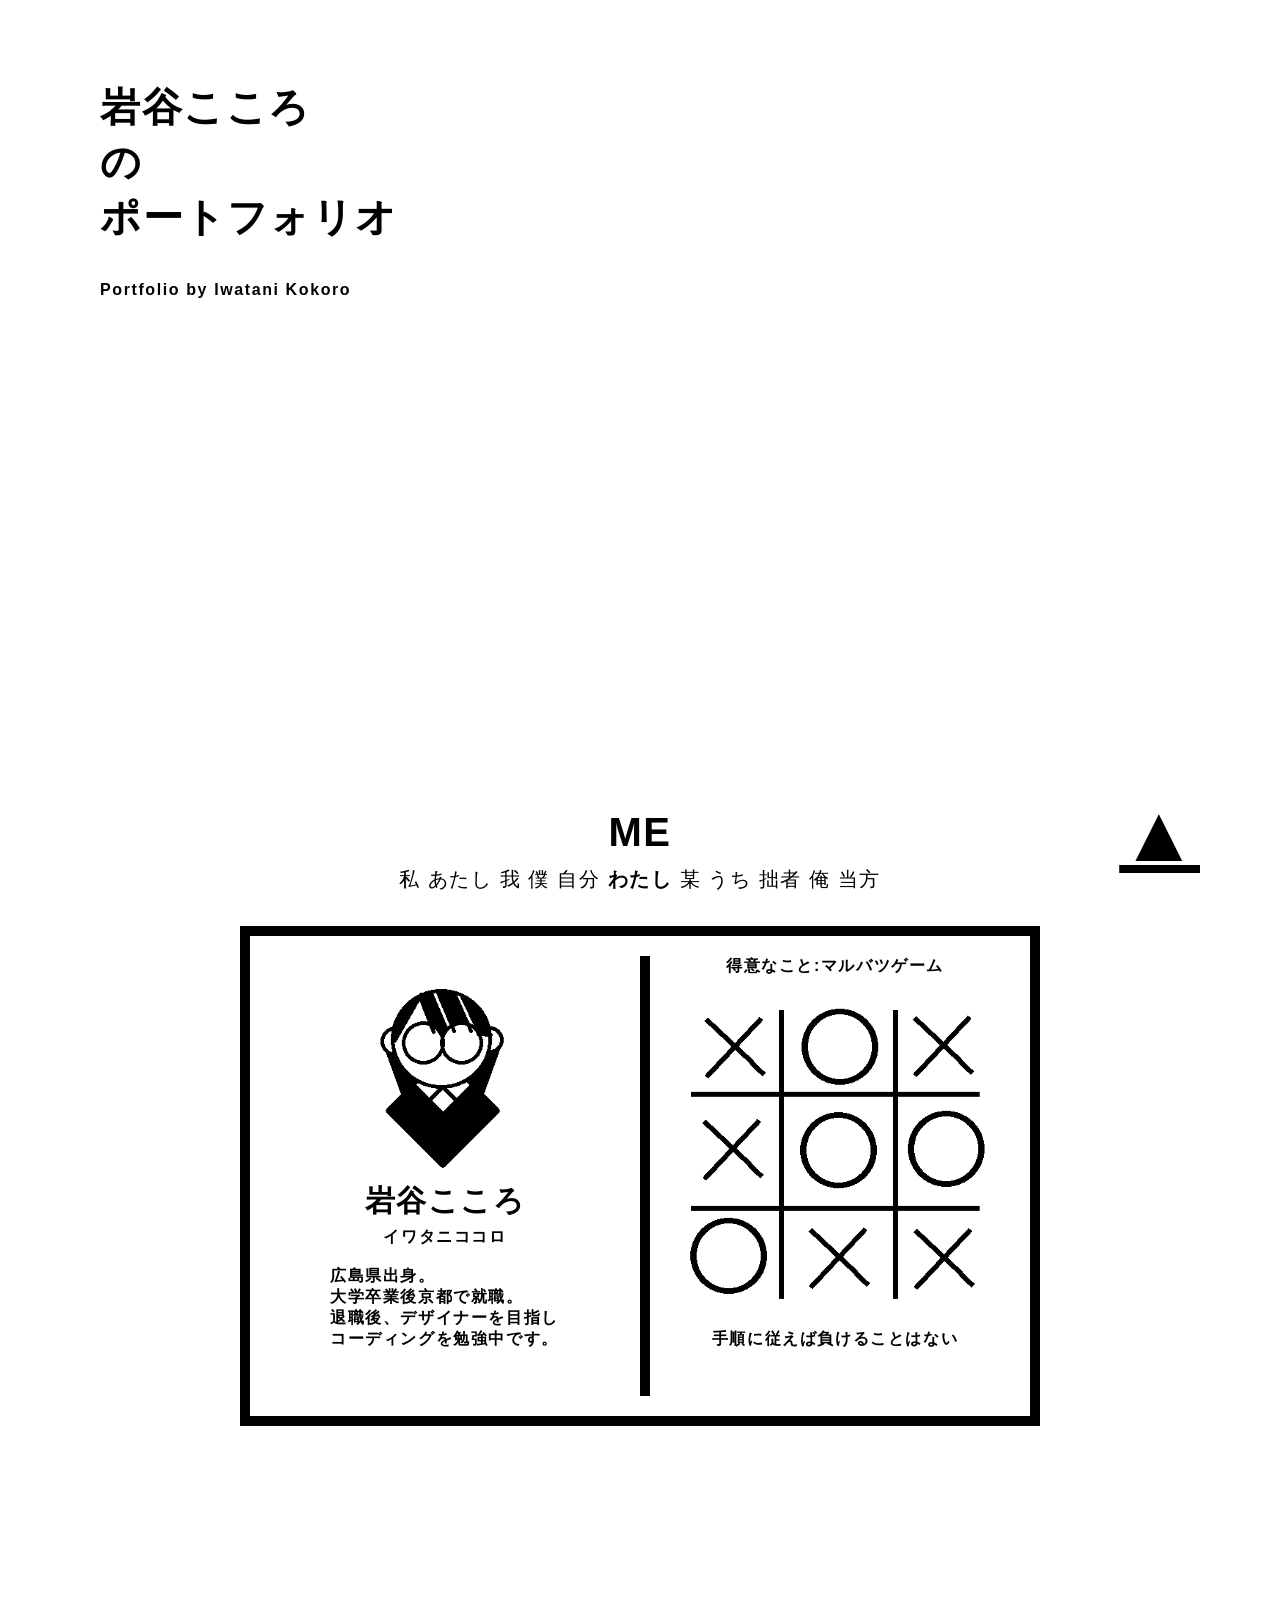
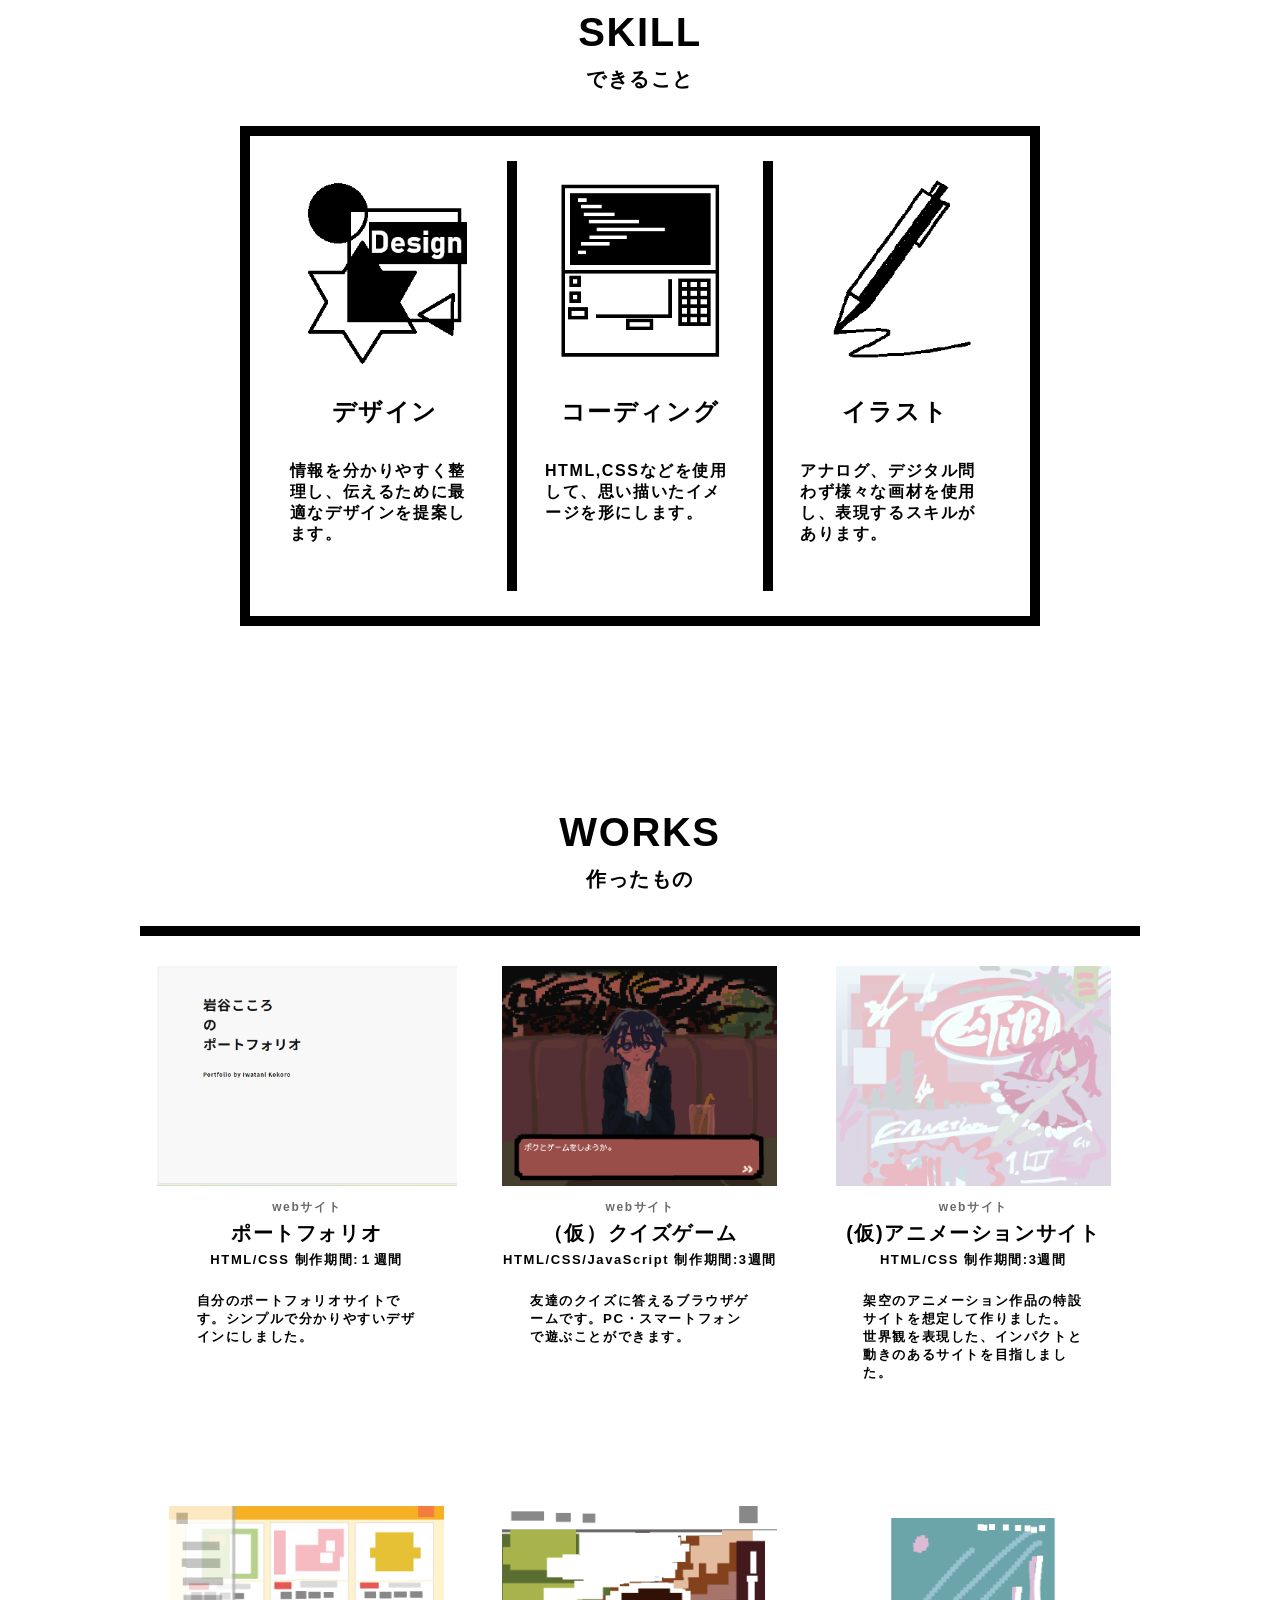
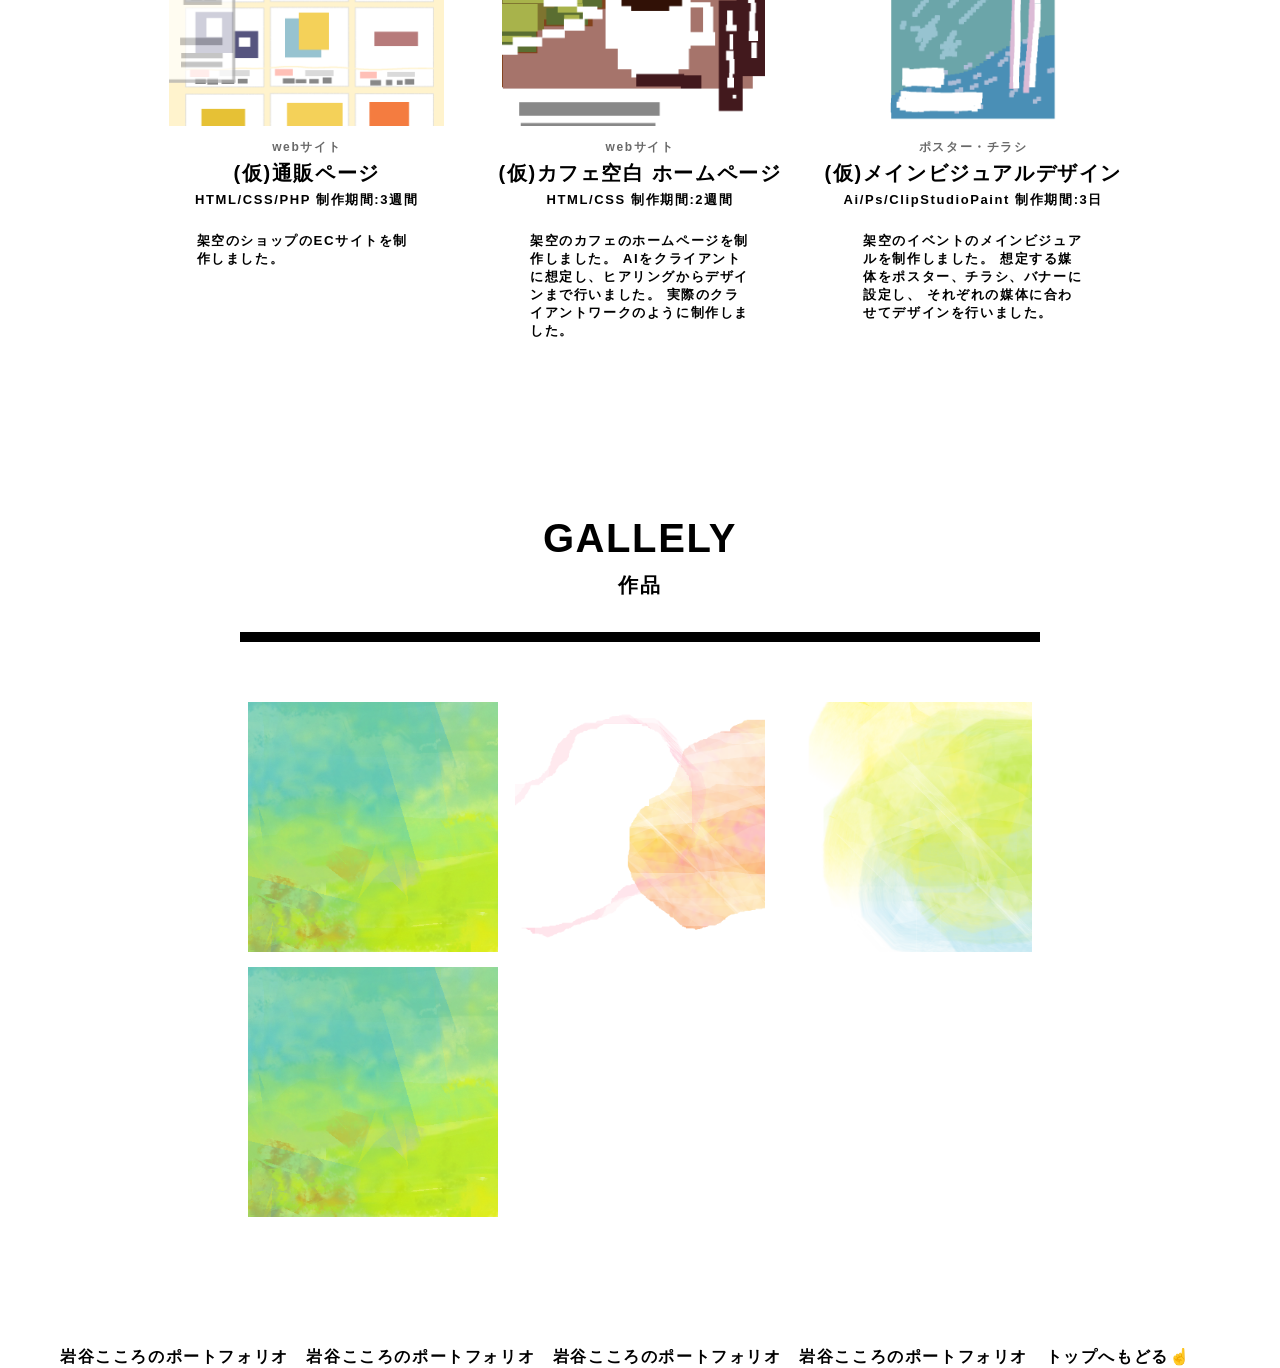
<file: 02_homepage/02_homepage/index.html>
<html>
	<head>
		<meta charset="UTF-8">
		<meta name="viewport" content="width=device-width, initial-scale=1.0">
		<meta name="robots" content="noindex">
        <meta name="viewport" contact="width=device-width, initial-scale=1.0">
		<link rel="stylesheet" href="style.css"> 
        <link rel="stylesheet" href="hover.css"> 

	</head>

	
    <body>
        <div class="page box">

            <div class="box1" style="position:relative;">
                <div style="position:absolute; width:1200px; top:80px; left:40px;">
                    
                    <div class="title">
                        岩谷こころ<br>
                        の<br>
                        ポートフォリオ
                    </div><br><br>
                    Portfolio by Iwatani Kokoro

                </div>
            </div>

            <div class="box2" style="height: 800px;">
				<p class="title">
                    ME
                </p>
				<p class="title2">
                    <span style="font-weight: 300;">
                        私 あたし 我 僕 自分 
                    </span>
                    <strong>
                        わたし
                    </strong>
                    <span style="font-weight: 300;">
                        某 うち 拙者 俺 当方
                    </span>
                </p>
                <div class="blank"></div>

                <div class="center">
					<div class="box3 border-left" style="position:relative;">
                        <img src="image/me.png" height="50%">
						<p class="title3">
                            岩谷こころ
                        </p>
                        <P>
                            イワタニココロ
                        </P>
                            
                        <div style="position:absolute; top:330px; left:0px; text-align: left; padding-left: 80px; padding-right: 80px;">
                            広島県出身。<br>
                            大学卒業後京都で就職。<br>
                            退職後、デザイナーを目指し<br>
                            コーディングを勉強中です。<br>
                        </div>
					</div>

					<div class="box3 border-right" style="position:relative;">
                        <div style="position:absolute; width:400px; height:440px; top:20px; left:0px; border-left: 10px solid #000;">
                        </div>
						<div>
                            得意なこと:マルバツゲーム
                            <img src="image/game.png" height="80%">
                            <br>
                            手順に従えば負けることはない
                        </div>
					</div>

					<div style="clear:both;"></div>

			    </div> 
		    </div>


            <div class="box2" style="height: 800px;">
				<p class="title">
                    SKILL
                </p>
				<p class="title2">
                    できること
                </p>
                <div class="blank"></div>

                <div class="box4">

                    <div style="width:1px; height:430px;">
                    </div>

			        <div class="box5" style="position:relative;">
                        <img src="image/icon_design.png" height="50%">
                        <h2>デザイン</h2> 
                            <div style="position:absolute;" class="box6">
                                情報を分かりやすく整理し、伝えるために最適なデザインを提案します。
                            </div>
                    </div>

			        <div style="width:10px; height:430px; background-color:#000000;">
                    </div>

			        <div class="box5" style="position:relative;">
                        <img src="image/icon_cording.png" height="50%">
                        <h2>コーディング</h2> 
                            <div style="position:absolute;" class="box6">
                                HTML,CSSなどを使用して、思い描いたイメージを形にします。
                            </div>
                    </div>

                    <div style="width:10px; height:430px; background-color:#000000;">
                    </div>

			        <div class="box5" style="position:relative;">
                        <img src="image/icon_drawing.png" height="50%">
                        <h2>イラスト</h2> 
                            <div style="position:absolute;" class="box6">
                                アナログ、デジタル問わず様々な画材を使用し、表現するスキルがあります。
                            </div>
                    </div>
                    
                    <div style="width:1px; height:430px;">
                    </div>

		        </div>
            </div>   


            <div class="box2">
				<p class="title">
                    WORKS
                </p>
				<p class="title2">
                    作ったもの
                </p>
                <div class="blank"></div>

                <div style=" width: 1000px; height:10px; background-color: #000000;">
                </div>
                <div class="blank"></div>

                <div class="box7">
                    <div class="box8">
                        <img class="hvr-grow" src="image/work01.png" height="100%">
                    </div>

                    <div class="box8">
                        <img class="hvr-grow" src="image/work02.png" height="100%">
                    </div>

                    <div class="box8">
                        <img class="hvr-grow" src="image/work03.png" height="100%">
                    </div>
                </div>

                <div class="blank2"></div>

                <div class="box7">
                    <div class="box8">
                        <p class="title5">webサイト</p>
                        <p class="title2">
                            ポートフォリオ
                        </p>
                        <p class="title4">
                            HTML/CSS 制作期間:１週間
                        </p>
                        <h5 style="padding-left: 40px; padding-right: 40px; text-align: left;">
                            自分のポートフォリオサイトです。シンプルで分かりやすいデザインにしました。
                        </h5>
                    </div>

                    <div class="box8">
                        <p class="title5">webサイト</p>
                        <p class="title2">
                            （仮）クイズゲーム
                        </p>
                        <p class="title4">
                            HTML/CSS/JavaScript 制作期間:3週間
                        </p>
                        <h5 style="padding-left: 40px; padding-right: 40px; text-align: left;">
                            友達のクイズに答えるブラウザゲームです。PC・スマートフォンで遊ぶことができます。
                        </h5>
                    </div>

                    <div class="box8">
                        <p class="title5">webサイト</p>
                        <p class="title2">
                            (仮)アニメーションサイト
                        </p>
                        <p class="title4">
                            HTML/CSS 制作期間:3週間
                        </p>
                        <h5 style="padding-left: 40px; padding-right: 40px; text-align: left;">
                            架空のアニメーション作品の特設サイトを想定して作りました。
                            世界観を表現した、インパクトと動きのあるサイトを目指しました。
                        </h5>
                    </div>
                </div>

                <div class="blank"></div>
                <div class="blank"></div>

                <div class="blank"></div>

                <div class="box7">
                    <div class="box8">
                        <img class="hvr-grow" src="image/work04.png" height="100%">
                    
                    </div>

                    <div class="box8">
                        <img class="hvr-grow" src="image/work05.png" height="100%">
                    </div>

                    <div class="box8">
                        <img class="hvr-grow" src="image/work06.png" height="100%">
                    </div>
                </div>

                <div class="blank2"></div>

                <div class="box7">
                    <div class="box8">
                        <p class="title5">webサイト</p>
                        <p class="title2">
                            (仮)通販ページ
                        </p>
                        <p class="title4">
                            HTML/CSS/PHP 制作期間:3週間
                        </p>
                        <h5 style="padding-left: 40px; padding-right: 40px; text-align: left;">
                            架空のショップのECサイトを制作しました。
                        </h5>
                    </div>

                    <div class="box8">
                        <p class="title5">webサイト</p>
                        <p class="title2">
                            (仮)カフェ空白 ホームページ
                        </p>
                        <p class="title4">
                            HTML/CSS 制作期間:2週間
                        </p>
                        <h5 style="padding-left: 40px; padding-right: 40px; text-align: left;">
                            架空のカフェのホームページを制作しました。
                            AIをクライアントに想定し、ヒアリングからデザインまで行いました。
                            実際のクライアントワークのように制作しました。
                        </h5>
                    </div>

                    <div class="box8">
                        <p class="title5">ポスター・チラシ</p>
                        <p class="title2">
                            (仮)メインビジュアルデザイン
                        </p>
                        <p class="title4">
                            Ai/Ps/ClipStudioPaint 制作期間:3日
                        </p>
                        <h5 style="padding-left: 40px; padding-right: 40px; text-align: left;">
                            架空のイベントのメインビジュアルを制作しました。
                            想定する媒体をポスター、チラシ、バナーに設定し、
                            それぞれの媒体に合わせてデザインを行いました。
                        </h5>
                    </div>
                </div>

            </div>

            <div class="blank"></div>
            <div class="blank"></div>
            <div class="blank"></div>
            <div class="blank"></div>
            <div class="blank"></div>

            <div class="box2">
				<p class="title">
                    GALLELY
                </p>
				<p class="title2">
                    作品
                </p>
                <div class="blank"></div>

                <div style=" width: 800px; height:10px; background-color: #000000;">
                </div>
                <div class="blank"></div>
                <div class="blank"></div>

                <div class="box9">
                    <div class="box10">
                        <img src="image/image01.png" height="100%">
                    </div>

                    <div class="box10">
                        <img src="image/image02.png" height="100%">
                    </div>

                    <div class="box10">
                        <img src="image/image03.png" height="100%">
                    </div>
                </div>
                <div class="blank3"></div>

                <div class="box9">
                    <div class="box10">
                        <img src="image/image01.png" height="100%">
                    </div>

                    <div class="box10">
                    </div>

                    <div class="box10">
                    </div>
                </div>
                <div class="blank"></div>
            </div>



            <div style="width: 100%; height: 100px; background-color: #ffffff;">
            </div>
            <div style="width: 100%; background-color: #ffffff;">
                岩谷こころのポートフォリオ　岩谷こころのポートフォリオ　岩谷こころのポートフォリオ　岩谷こころのポートフォリオ　トップへもどる☝
            </div>

        </div>





        <a href="#" id="return-to-top">▲</a>
    </body>



</html>
</file>
<file: 02_homepage/style.css>
html {
    scroll-behavior: smooth;
    margin: 0;
    padding: 0;
}

@media (max-width: 600px) {
    .responsive-image {
        background-image: url('small-image.jpg');
    }
}

@media (min-width: 601px) and (max-width: 900px) {
    .responsive-image {
        background-image: url('medium-image.jpg');
    }
}

@media (min-width: 901px) {
    .responsive-image {
        background-image: url('large-image.jpg');
    }
}

* {
    box-sizing: border-box;
}

body {
    margin: 0;
    padding: 0;
    font-weight: bold;
    letter-spacing: 0.1em;
    font-family:"ヒラギノ角ゴ Pro W3", "MS ゴシック", "MS Gothic" sans-serif;
}

div {
    overflow: hidden;
    width: 100%;
    max-width: 1200px;
    margin: 0 auto;
}

a {
    cursor: pointer;
}

p {
  line-height: 1.5;
  margin-top: 2px;
  margin-bottom: 2px;
}

#return-to-top {
    position: fixed;
    bottom: 10px;
    right: 60px;
    padding: 10px 20px;
    border-radius: 5px;
    cursor: pointer;
	font-size: 80px;
	color: #000000;
}

.page {
  width: 100%;
  max-width: 1200px;
  margin: 0 auto;
  padding: 0 20px;
}

.box{
	overflow-wrap: break-word;
}

.title {
	font-size: 40px;
	color: #000000
}

.title2 {
    font-size: 20px;
    color: #000000
}

.title3 {
    font-size: 30px;
    color: #000000
}

.title4 {
    font-size: 13px;
    color: #000000
}

.title5 {
    font-size: 12px;
    color: #696969
}

.center {
	margin:0 auto; 
	width: 800px; 
	box-sizing: border-box;
}

.blank {
    width: 100%;
    max-width: 1200px;
    height: 30px;
    background-color: #ffffff;
    margin: 0 auto;
}

.blank2 {
    width: 100%;
    max-width: 1200px;
    height: 10px;
    background-color: #ffffff;
    margin: 0 auto;
}

.blank3 {
    width: 100%;
    max-width: 1200px;
    height: 15px;
    background-color: #ffffff;
    margin: 0 auto;
}

.box1 {
    width: 100%;
    max-width: 1200px;
    height: 800px;
    background-color: #ffffff;
    margin: 0 auto;
}

.box2 {
    width: 100%;
    max-width: 1200px;
    background-color: #ffffff;
    text-align: center;
    margin: 0 auto;
}

.box3{
    float: left;
    width: 400px;
    max-width: 400px;
    height: 500px;
    background-color: #ffffff;
    box-sizing: border-box;
    padding: 20px;
}

.box4 {
    width: 800px; 
    height: 500px;
    margin: 0 auto; 
    border: 10px solid #000000; 
    padding: 0px; 
    display: flex; 
    justify-content: space-between; 
    align-items: center;
}

.box5 {
    width: 200px;
    height: 430px;
    background-color: #ffffff; 
}

.box6 {
    top: 300px;
    left: 0px;
    text-align: left;
    padding-left: 5px;
    padding-right: 5px;
}

.box7 {
    width: 1000px; 
    height: 220px;
    margin: 0 auto; 
    padding:0px; display:flex; 
    justify-content: space-between; 
    align-items: center;
}

.box8 {
    width: 300px;
    height: 220px;
    background-color: #ffffff;
}

.box9 {
    width: 800px; 
    margin: 0 auto;  
    display: flex; 
    justify-content: space-between; 
    align-items: center;
}

.box10 {
    width: 250px;
    height: 250px;
    background-color: #ffffff; 
}


.border {
    border: 10px solid #000000; 
}



.border-left {
    border-left: 10px solid #000000;
    border-right: 0px solid #000000;
    border-top: 10px solid #000000;
    border-bottom: 10px solid #000000;
}

.border-right {
    border-left: 0px solid #000000;
    border-right: 10px solid #000000;
    border-top: 10px solid #000000;
    border-bottom: 10px solid #000000;
}
</file>
<file: 02_homepage/02_homepage/style.css>
html {
    scroll-behavior: smooth;
    margin: 0;
    padding: 0;
}

@media (max-width: 600px) {
    .responsive-image {
        background-image: url('small-image.jpg');
    }
}

@media (min-width: 601px) and (max-width: 900px) {
    .responsive-image {
        background-image: url('medium-image.jpg');
    }
}

@media (min-width: 901px) {
    .responsive-image {
        background-image: url('large-image.jpg');
    }
}

* {
    box-sizing: border-box;
}

body {
    margin: 0;
    padding: 0;
    font-weight: bold;
    letter-spacing: 0.1em;
    font-family:"MS ゴシック", "MS Gothic", "Yu Gothic", "游ゴシック", YuGothic, "游ゴシック体", "ヒラギノ角ゴ Pro W3", sans-serif;
}

div {
    overflow: hidden;
    width: 100%;
    max-width: 1200px;
    margin: 0 auto;
}

a {
    cursor: pointer;
}

p {
  line-height: 1.5;
  margin-top: 2px;
  margin-bottom: 2px;
}

#return-to-top {
    position: fixed;
    bottom: 10px;
    right: 60px;
    padding: 10px 20px;
    border-radius: 5px;
    cursor: pointer;
	font-size: 80px;
	color: #000000;
}

.page {
  width: 100%;
  max-width: 1200px;
  margin: 0 auto;
  padding: 0 20px;
}

.box{
	overflow-wrap: break-word;
}

.title {
	font-size: 40px;
	color: #000000
}

.title2 {
    font-size: 20px;
    color: #000000
}

.title3 {
    font-size: 30px;
    color: #000000
}

.title4 {
    font-size: 13px;
    color: #000000
}

.title5 {
    font-size: 12px;
    color: #696969
}

.center {
	margin:0 auto; 
	width: 800px; 
	box-sizing: border-box;
}

.blank {
    width: 100%;
    max-width: 1200px;
    height: 30px;
    background-color: #ffffff;
    margin: 0 auto;
}

.blank2 {
    width: 100%;
    max-width: 1200px;
    height: 10px;
    background-color: #ffffff;
    margin: 0 auto;
}

.blank3 {
    width: 100%;
    max-width: 1200px;
    height: 15px;
    background-color: #ffffff;
    margin: 0 auto;
}

.box1 {
    width: 100%;
    max-width: 1200px;
    height: 800px;
    background-color: #ffffff;
    margin: 0 auto;
}

.box2 {
    width: 100%;
    max-width: 1200px;
    background-color: #ffffff;
    text-align: center;
    margin: 0 auto;
}

.box3{
    float: left;
    width: 400px;
    max-width: 400px;
    height: 500px;
    background-color: #ffffff;
    box-sizing: border-box;
    padding: 20px;
}

.box4 {
    width: 800px; 
    height: 500px;
    margin: 0 auto; 
    border: 10px solid #000000; 
    padding: 0px; 
    display: flex; 
    justify-content: space-between; 
    align-items: center;
}

.box5 {
    width: 200px;
    height: 430px;
    background-color: #ffffff; 
}

.box6 {
    top: 300px;
    left: 0px;
    text-align: left;
    padding-left: 5px;
    padding-right: 5px;
}

.box7 {
    width: 1000px; 
    height: 220px;
    margin: 0 auto; 
    padding:0px; display:flex; 
    justify-content: space-between; 
    align-items: center;
}

.box8 {
    width: 300px;
    height: 220px;
    background-color: #ffffff;
}

.box9 {
    width: 800px; 
    margin: 0 auto;  
    display: flex; 
    justify-content: space-between; 
    align-items: center;
}

.box10 {
    width: 250px;
    height: 250px;
    background-color: #ffffff; 
}


.border {
    border: 10px solid #000000; 
}



.border-left {
    border-left: 10px solid #000000;
    border-right: 0px solid #000000;
    border-top: 10px solid #000000;
    border-bottom: 10px solid #000000;
}

.border-right {
    border-left: 0px solid #000000;
    border-right: 10px solid #000000;
    border-top: 10px solid #000000;
    border-bottom: 10px solid #000000;
}
</file>
